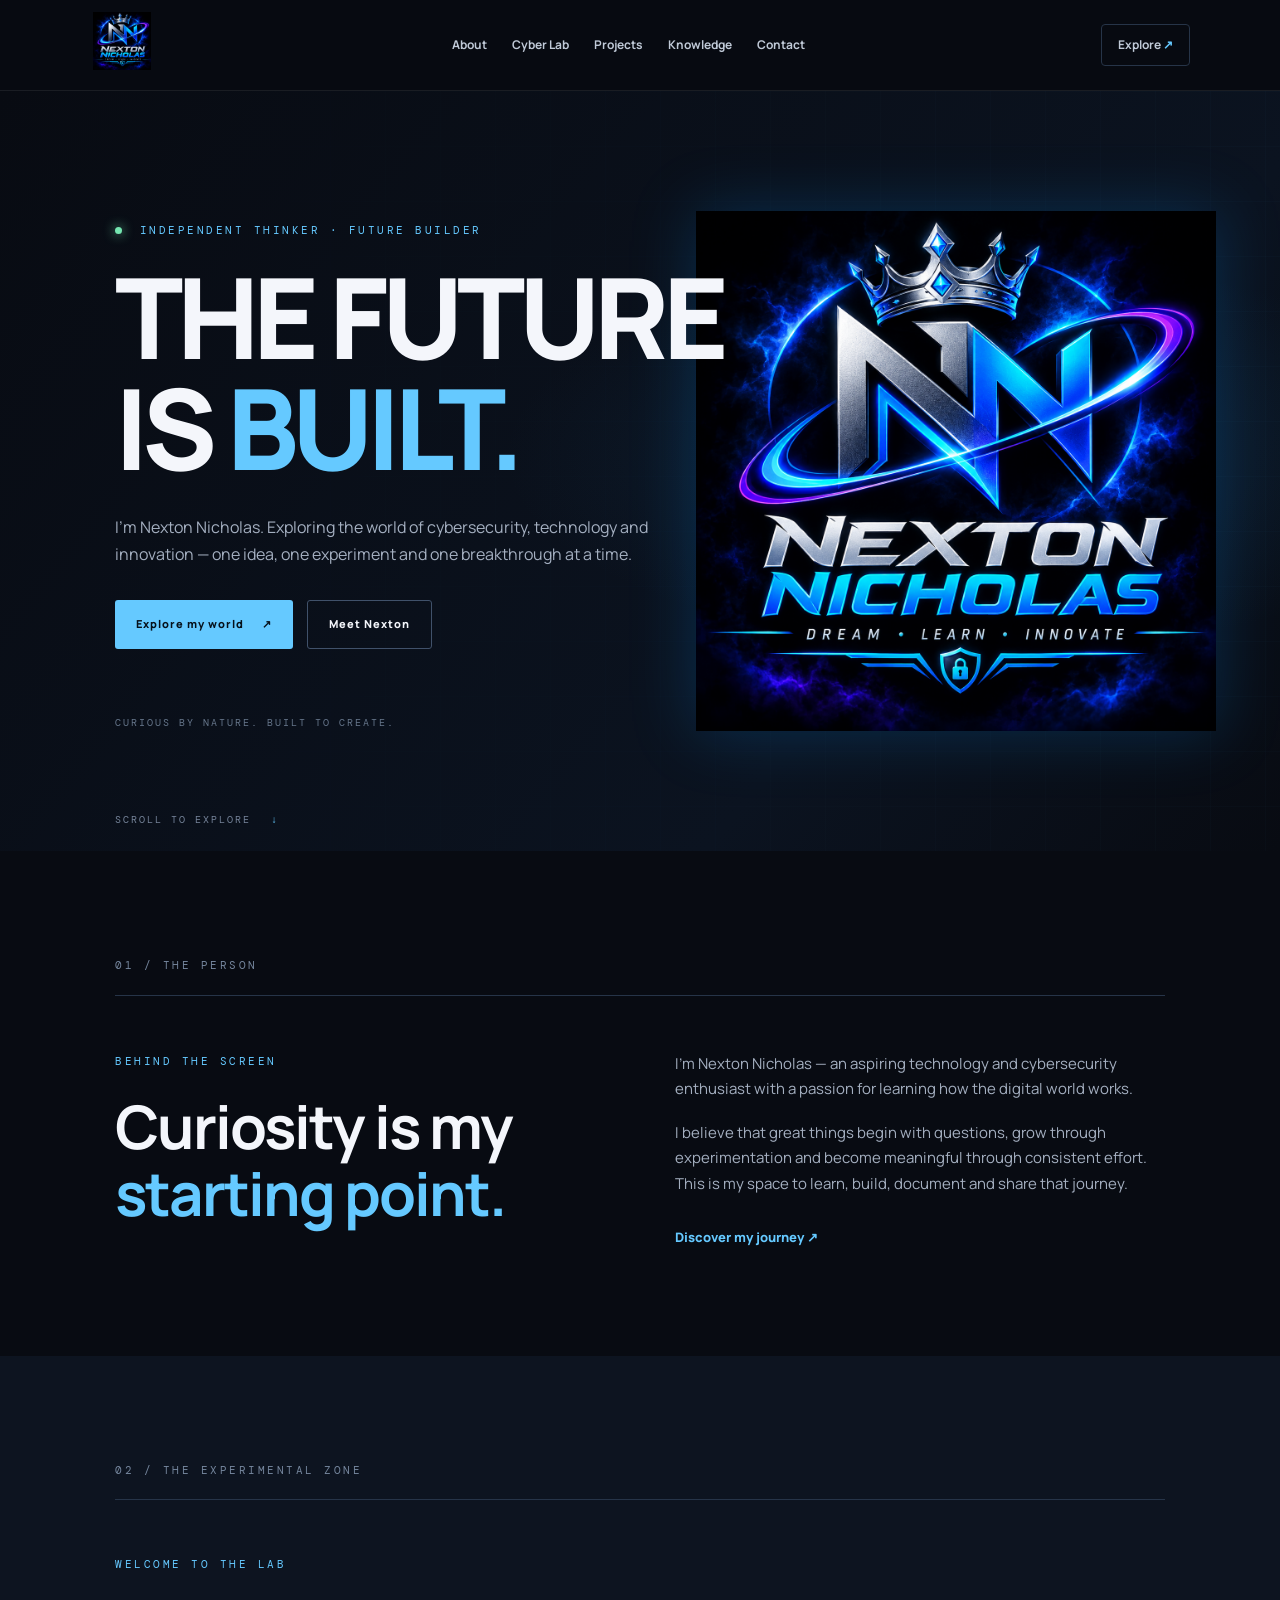
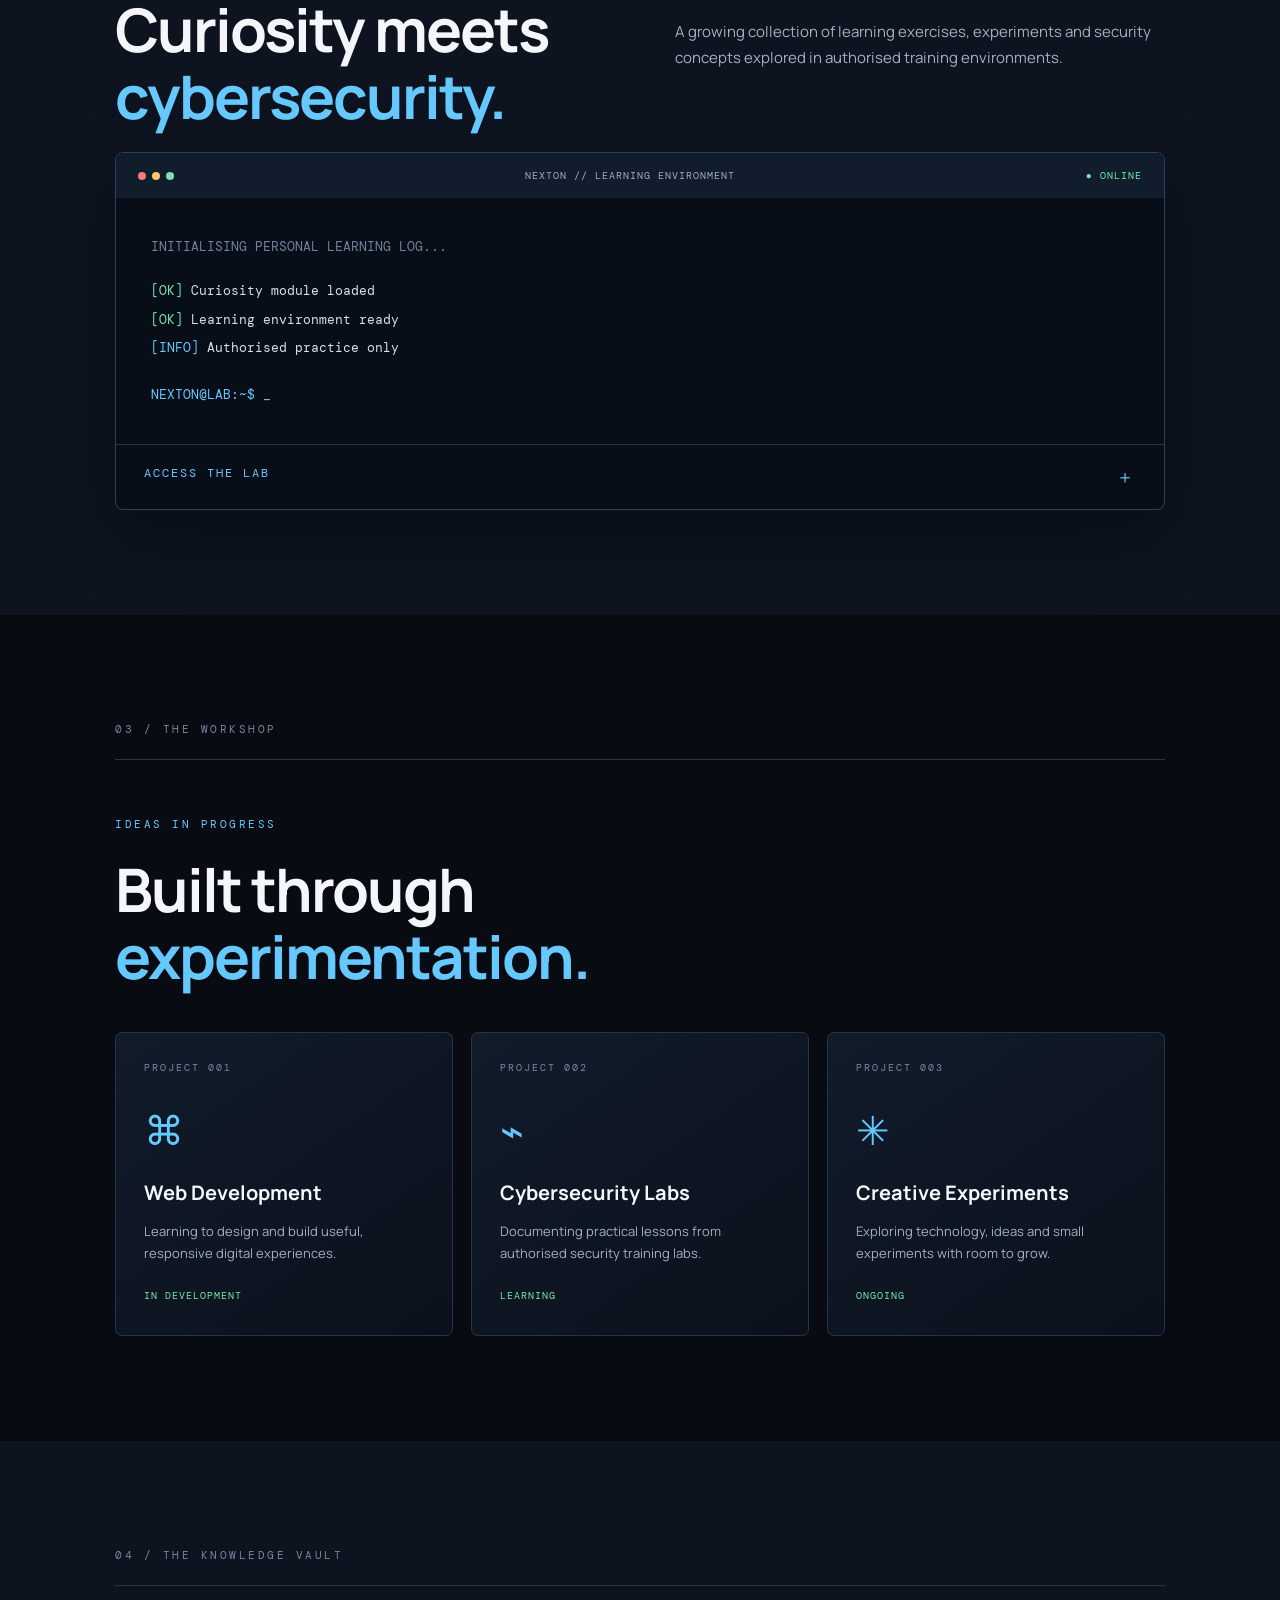
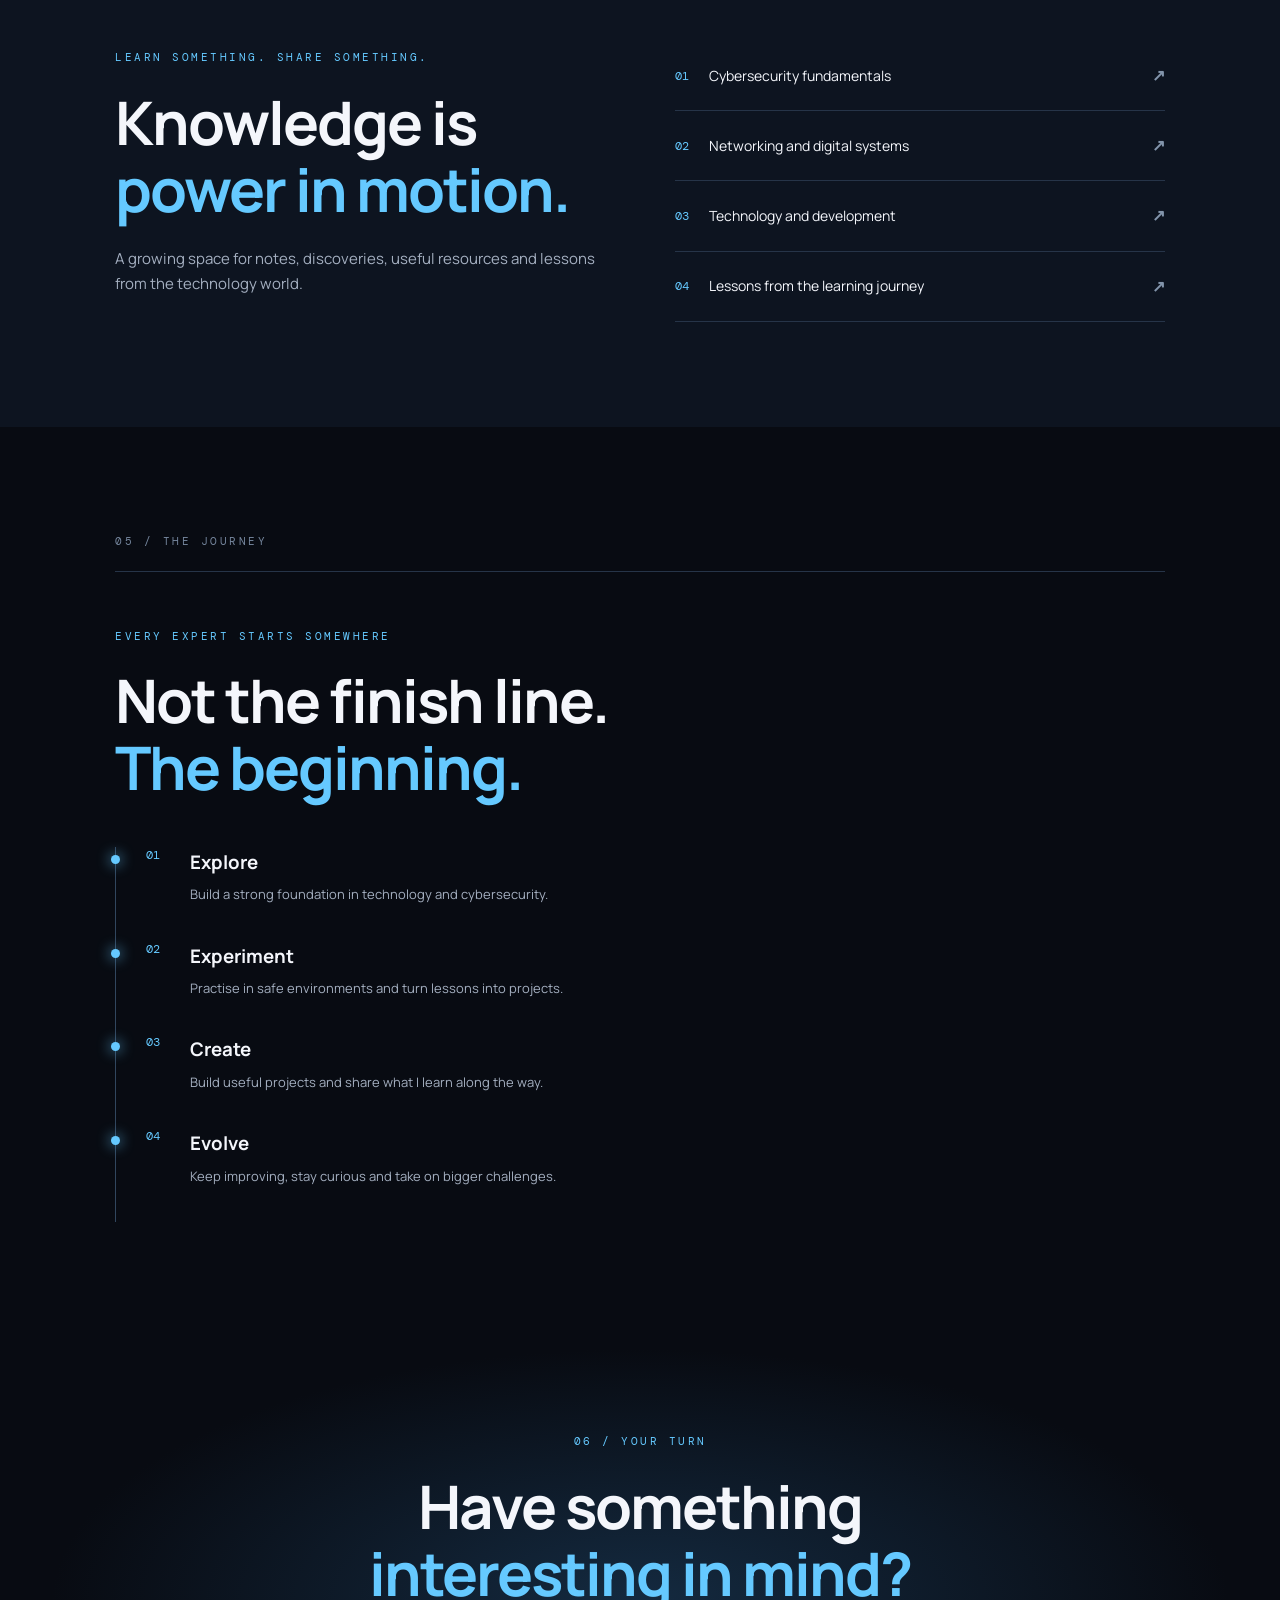
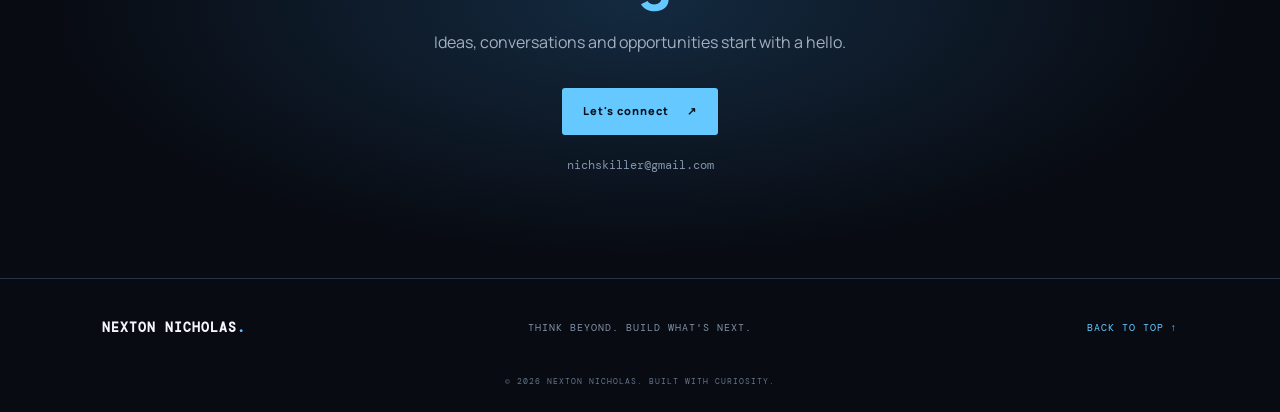
<file: index.html>
<!DOCTYPE html>
<html lang="en">
<head>
  <meta charset="UTF-8">
  <meta name="viewport" content="width=device-width, initial-scale=1.0">
  <meta name="theme-color" content="#080b12">
<meta name="description" content="Explore NEXTON NICHOLAS — cybersecurity, ethical hacking, technology projects, digital innovation and practical security learning. Discover ideas and solutions for a safer digital future.">
<title>NEXTON NICHOLAS | Technology, Cybersecurity & Digital Innovation</title>
  <link rel="stylesheet" href="style.css">
</head>
<body>

<header class="topbar">
  <a class="logo" href="#home" aria-label="Nexton Nicholas home">
    <img src="nexton-logo.png" alt="Nexton Nicholas logo">
  </a>
  <nav>
    <a href="#about">About</a>
    <a href="#lab">Cyber Lab</a>
    <a href="#projects">Projects</a>
    <a href="#vault">Knowledge</a>
    <a href="#contact">Contact</a>
  </nav>
  <a class="top-cta" href="#lab">Explore <span>↗</span></a>
</header>

<main>
  <section class="hero" id="home">
    <div class="hero-grid"></div>
    <div class="hero-content">
      <p class="eyebrow"><span class="live-dot"></span> INDEPENDENT THINKER · FUTURE BUILDER</p>
      <h1>THE FUTURE<br>IS <span>BUILT.</span></h1>
      <p class="hero-subtitle">
        I'm Nexton Nicholas. Exploring the world of cybersecurity,
        technology and innovation — one idea, one experiment and one
        breakthrough at a time.
      </p>
      <div class="hero-actions">
        <a class="button primary" href="#projects">Explore my world <span>↗</span></a>
        <a class="button secondary" href="#about">Meet Nexton</a>
      </div>
      <div class="hero-footnote">CURIOUS BY NATURE. BUILT TO CREATE.</div>
    </div>
    <div class="hero-art">
      <img src="nexton-logo.png" alt="Nexton Nicholas crowned NN logo">
    </div>
    <a class="scroll-cue" href="#about">SCROLL TO EXPLORE <span>↓</span></a>
  </section>

  <section class="intro-section section" id="about">
    <div class="section-tag">01 / THE PERSON</div>
    <div class="intro-layout">
      <div>
        <p class="eyebrow">BEHIND THE SCREEN</p>
        <h2>Curiosity is my<br><span>starting point.</span></h2>
      </div>
      <div class="intro-copy">
        <p>
          I'm Nexton Nicholas — an aspiring technology and cybersecurity
          enthusiast with a passion for learning how the digital world works.
        </p>
        <p>
          I believe that great things begin with questions, grow through
          experimentation and become meaningful through consistent effort.
          This is my space to learn, build, document and share that journey.
        </p>
        <a class="text-link" href="#journey">Discover my journey ↗</a>
      </div>
    </div>
  </section>

  <section class="lab-section section" id="lab">
    <div class="section-tag">02 / THE EXPERIMENTAL ZONE</div>
    <div class="section-heading">
      <div>
        <p class="eyebrow">WELCOME TO THE LAB</p>
        <h2>Curiosity meets<br><span>cybersecurity.</span></h2>
      </div>
      <p class="section-description">
        A growing collection of learning exercises, experiments and
        security concepts explored in authorised training environments.
      </p>
    </div>

    <div class="lab-console">
      <div class="console-top">
        <div class="console-lights"><i></i><i></i><i></i></div>
        <span>NEXTON // LEARNING ENVIRONMENT</span>
        <span class="console-status">● ONLINE</span>
      </div>
      <div class="console-body">
        <p class="console-muted">INITIALISING PERSONAL LEARNING LOG...</p>
        <p><span class="terminal-green">[OK]</span> Curiosity module loaded</p>
        <p><span class="terminal-green">[OK]</span> Learning environment ready</p>
        <p><span class="terminal-blue">[INFO]</span> Authorised practice only</p>
        <p class="terminal-prompt">NEXTON@LAB:~$ <span class="cursor">_</span></p>
      </div>
      <details class="lab-access">
        <summary>ACCESS THE LAB <span>＋</span></summary>
        <div class="lab-unlocked">
          <h3>Welcome to the learning zone.</h3>
          <p>Explore the areas I'm currently developing:</p>
          <div class="lab-links">
            <a href="#projects">01 — Practical projects ↗</a>
            <a href="#vault">02 — Security knowledge ↗</a>
            <a href="#journey">03 — Learning journey ↗</a>
          </div>
          <p class="small-note">All practical security work is limited to systems and labs where permission has been granted.</p>
        </div>
      </details>
    </div>
  </section>

  <section class="projects-section section" id="projects">
    <div class="section-tag">03 / THE WORKSHOP</div>
    <p class="eyebrow">IDEAS IN PROGRESS</p>
    <h2>Built through<br><span>experimentation.</span></h2>
    <div class="project-grid">
      <article class="project-card">
        <div class="project-number">PROJECT 001</div>
        <div class="project-symbol">⌘</div>
        <h3>Web Development</h3>
        <p>Learning to design and build useful, responsive digital experiences.</p>
        <span class="project-status">IN DEVELOPMENT</span>
      </article>
      <article class="project-card">
        <div class="project-number">PROJECT 002</div>
        <div class="project-symbol">⌁</div>
        <h3>Cybersecurity Labs</h3>
        <p>Documenting practical lessons from authorised security training labs.</p>
        <span class="project-status">LEARNING</span>
      </article>
      <article class="project-card">
        <div class="project-number">PROJECT 003</div>
        <div class="project-symbol">✳</div>
        <h3>Creative Experiments</h3>
        <p>Exploring technology, ideas and small experiments with room to grow.</p>
        <span class="project-status">ONGOING</span>
      </article>
    </div>
  </section>

  <section class="vault-section section" id="vault">
    <div class="section-tag">04 / THE KNOWLEDGE VAULT</div>
    <div class="vault-layout">
      <div>
        <p class="eyebrow">LEARN SOMETHING. SHARE SOMETHING.</p>
        <h2>Knowledge is<br><span>power in motion.</span></h2>
        <p class="section-description">
          A growing space for notes, discoveries, useful resources and
          lessons from the technology world.
        </p>
      </div>
      <div class="vault-list">
        <div><span>01</span><p>Cybersecurity fundamentals</p><b>↗</b></div>
        <div><span>02</span><p>Networking and digital systems</p><b>↗</b></div>
        <div><span>03</span><p>Technology and development</p><b>↗</b></div>
        <div><span>04</span><p>Lessons from the learning journey</p><b>↗</b></div>
      </div>
    </div>
  </section>

  <section class="journey-section section" id="journey">
    <div class="section-tag">05 / THE JOURNEY</div>
    <p class="eyebrow">EVERY EXPERT STARTS SOMEWHERE</p>
    <h2>Not the finish line.<br><span>The beginning.</span></h2>
    <div class="timeline">
      <div class="timeline-item">
        <span>01</span><div><h3>Explore</h3><p>Build a strong foundation in technology and cybersecurity.</p></div>
      </div>
      <div class="timeline-item">
        <span>02</span><div><h3>Experiment</h3><p>Practise in safe environments and turn lessons into projects.</p></div>
      </div>
      <div class="timeline-item">
        <span>03</span><div><h3>Create</h3><p>Build useful projects and share what I learn along the way.</p></div>
      </div>
      <div class="timeline-item">
        <span>04</span><div><h3>Evolve</h3><p>Keep improving, stay curious and take on bigger challenges.</p></div>
      </div>
    </div>
  </section>

  <section class="contact-section section" id="contact">
    <div class="contact-glow"></div>
    <p class="eyebrow">06 / YOUR TURN</p>
    <h2>Have something<br><span>interesting in mind?</span></h2>
    <p>Ideas, conversations and opportunities start with a hello.</p>
    <a class="button primary" href="mailto:nichskiller@gmail.com">Let's connect <span>↗</span></a>
    <p class="email-address">nichskiller@gmail.com</p>
  </section>
</main>

<footer>
  <a href="#home" class="footer-brand">NEXTON NICHOLAS<span>.</span></a>
  <p>THINK BEYOND. BUILD WHAT'S NEXT.</p>
  <a href="#home" class="back-top">BACK TO TOP ↑</a>
  <small>© 2026 NEXTON NICHOLAS. BUILT WITH CURIOSITY.</small>
</footer>

</body>
</html>
</file>
<file: style.css>
@import url('https://fonts.googleapis.com/css2?family=DM+Mono:wght@400;500&family=Manrope:wght@400;500;600;700;800&display=swap');

:root {
  --bg: #080b12;
  --panel: #101725;
  --text: #f4f6fb;
  --muted: #a4afc0;
  --blue: #65c9ff;
  --line: #263448;
  --green: #75e6b0;
}

* {
  margin: 0;
  padding: 0;
  box-sizing: border-box;
}

html { scroll-behavior: smooth; }

body {
  background: var(--bg);
  color: var(--text);
  font-family: 'Manrope', Arial, sans-serif;
  line-height: 1.7;
}

a { color: inherit; text-decoration: none; }

.topbar {
  min-height: 84px;
  padding: 12px 7%;
  display: flex;
  justify-content: space-between;
  align-items: center;
  gap: 25px;
  border-bottom: 1px solid rgba(255,255,255,.08);
  background: rgba(8,11,18,.94);
  position: sticky;
  top: 0;
  z-index: 10;
  backdrop-filter: blur(14px);
}

.logo img {
  width: 65px;
  height: 58px;
  object-fit: contain;
}

nav { display: flex; gap: 25px; }

nav a, .top-cta {
  color: #c0cad8;
  font-size: 12px;
  font-weight: 700;
  transition: color .2s;
}

nav a:hover, .top-cta:hover { color: var(--blue); }

.top-cta {
  border: 1px solid var(--line);
  padding: 10px 16px;
  border-radius: 4px;
}

.top-cta span { color: var(--blue); }

.hero {
  min-height: 760px;
  padding: 110px 9% 100px;
  position: relative;
  display: flex;
  align-items: center;
  overflow: hidden;
  background:
    radial-gradient(ellipse at 78% 48%, rgba(28,91,140,.22), transparent 35%),
    linear-gradient(130deg, #080b12, #0b1320 70%, #080b12);
}

.hero-grid {
  position: absolute;
  inset: 0;
  opacity: .12;
  background-image:
    linear-gradient(rgba(101,201,255,.15) 1px, transparent 1px),
    linear-gradient(90deg, rgba(101,201,255,.15) 1px, transparent 1px);
  background-size: 55px 55px;
  mask-image: linear-gradient(to right, transparent, black);
}

.hero-content { position: relative; z-index: 2; max-width: 680px; }

.eyebrow, .section-tag {
  font-family: 'DM Mono', monospace;
  color: var(--blue);
  font-size: 11px;
  letter-spacing: 2.5px;
  margin-bottom: 22px;
}

.live-dot {
  display: inline-block;
  width: 7px;
  height: 7px;
  margin-right: 8px;
  border-radius: 50%;
  background: var(--green);
  box-shadow: 0 0 12px var(--green);
}

h1 {
  font-size: clamp(62px, 9vw, 112px);
  line-height: .99;
  letter-spacing: -6px;
  font-weight: 800;
  margin-bottom: 30px;
}

h1 span, h2 span { color: var(--blue); }

.hero-subtitle {
  max-width: 550px;
  color: var(--muted);
  font-size: 16px;
}

.hero-actions { display: flex; gap: 14px; flex-wrap: wrap; }

.button {
  display: inline-flex;
  align-items: center;
  gap: 18px;
  margin-top: 32px;
  padding: 14px 21px;
  font-size: 11px;
  font-weight: 800;
  letter-spacing: 1px;
  border-radius: 3px;
  transition: .2s;
}

.button.primary {
  color: #06111b;
  background: var(--blue);
}

.button.primary:hover {
  background: #b1e6ff;
  transform: translateY(-3px);
}

.button.secondary {
  border: 1px solid #40516a;
  color: var(--text);
}

.button.secondary:hover { border-color: var(--blue); }

.hero-footnote {
  font-family: 'DM Mono', monospace;
  color: #66768b;
  font-size: 10px;
  letter-spacing: 2px;
  margin-top: 65px;
}

.hero-art {
  width: min(43vw, 520px);
  position: absolute;
  right: 5%;
  top: 50%;
  transform: translateY(-50%);
  z-index: 1;
  display: grid;
  place-items: center;
  filter: drop-shadow(0 0 32px rgba(0, 145, 255, .22));
}

.hero-art img {
  display: block;
  width: 100%;
  height: auto;
  object-fit: contain;
}

.orbit {
  position: absolute;
  width: 100%;
  height: 100%;
  border: 1px solid rgba(101,201,255,.25);
  border-radius: 50%;
}

.orbit-one { transform: rotateX(65deg) rotate(-25deg); }
.orbit-two {
  width: 75%;
  height: 115%;
  transform: rotate(55deg);
  border-color: rgba(151,120,255,.28);
}

.orbit-core {
  width: 145px;
  height: 145px;
  display: grid;
  place-items: center;
  border: 1px solid rgba(101,201,255,.5);
  border-radius: 50%;
  background: radial-gradient(circle, #193a57, #0b1422 70%);
  box-shadow: 0 0 65px rgba(101,201,255,.17);
  color: var(--blue);
  font-size: 52px;
  font-weight: 800;
  letter-spacing: -5px;
}

.orbit-label {
  position: absolute;
  color: #a6cce4;
  font: 10px 'DM Mono', monospace;
  letter-spacing: 2px;
}

.label-one { top: 12%; left: 8%; }
.label-two { right: -4%; top: 48%; }
.label-three { bottom: 10%; left: 18%; }

.scroll-cue {
  position: absolute;
  bottom: 25px;
  left: 9%;
  color: #758399;
  font: 10px 'DM Mono', monospace;
  letter-spacing: 2px;
}

.scroll-cue span { color: var(--blue); margin-left: 12px; }

.section { padding: 105px 9%; }

.section-tag {
  padding-bottom: 20px;
  border-bottom: 1px solid var(--line);
  color: #75869d;
  margin-bottom: 55px;
}

.intro-layout, .section-heading, .vault-layout {
  display: grid;
  grid-template-columns: 1fr 1fr;
  gap: 70px;
  align-items: center;
}

h2 {
  font-size: clamp(38px, 5vw, 60px);
  line-height: 1.12;
  letter-spacing: -2px;
  margin-bottom: 22px;
}

.intro-copy p, .section-description {
  color: var(--muted);
  font-size: 15px;
  margin-bottom: 18px;
}

.text-link {
  display: inline-block;
  margin-top: 12px;
  color: var(--blue);
  font-size: 13px;
  font-weight: 800;
}

.lab-section, .vault-section { background: #0d1420; }

.lab-console {
  border: 1px solid #2a4059;
  border-radius: 8px;
  overflow: hidden;
  background: #080e18;
  box-shadow: 0 25px 70px rgba(0,0,0,.3);
}

.console-top {
  padding: 16px 22px;
  background: #111d2c;
  display: flex;
  justify-content: space-between;
  align-items: center;
  gap: 15px;
  font: 10px 'DM Mono', monospace;
  letter-spacing: 1px;
  color: #9caec2;
}

.console-lights { display: flex; gap: 6px; }
.console-lights i {
  width: 8px;
  height: 8px;
  border-radius: 50%;
  background: #50627a;
}

.console-lights i:first-child { background: #ff7777; }
.console-lights i:nth-child(2) { background: #ffc66d; }
.console-lights i:nth-child(3) { background: #75e6b0; }

.console-status { color: var(--green); }

.console-body {
  padding: 35px;
  font: 13px/2.2 'DM Mono', monospace;
  color: #d5dfeb;
}

.console-muted { color: #70839b; margin-bottom: 15px; }
.terminal-green { color: var(--green); }
.terminal-blue { color: var(--blue); }
.terminal-prompt { margin-top: 18px; color: var(--blue); }
.cursor { animation: blink 1s steps(2) infinite; }

@keyframes blink { 50% { opacity: 0; } }

.lab-access {
  border-top: 1px solid #263448;
}

.lab-access summary {
  padding: 20px 28px;
  list-style: none;
  cursor: pointer;
  display: flex;
  justify-content: space-between;
  color: var(--blue);
  font: 12px 'DM Mono', monospace;
  letter-spacing: 2px;
}

.lab-access summary::-webkit-details-marker { display: none; }
.lab-access summary span { font-size: 18px; }
.lab-access[open] summary span { transform: rotate(45deg); }

.lab-unlocked { padding: 10px 28px 30px; }
.lab-unlocked h3 { font-size: 22px; margin-bottom: 8px; }
.lab-unlocked p { color: var(--muted); font-size: 13px; }
.lab-links { display: grid; gap: 12px; margin: 22px 0; }
.lab-links a { color: var(--blue); font-size: 13px; }
.small-note { font-size: 11px !important; }

.projects-section { background: #080b12; }

.project-grid {
  display: grid;
  grid-template-columns: repeat(3, 1fr);
  gap: 18px;
  margin-top: 42px;
}

.project-card {
  min-height: 285px;
  padding: 28px;
  background: linear-gradient(145deg, #111b2a, #0b111c);
  border: 1px solid var(--line);
  border-radius: 7px;
  transition: .25s;
}

.project-card:hover {
  transform: translateY(-6px);
  border-color: var(--blue);
}

.project-number {
  color: #778aa3;
  font: 10px 'DM Mono', monospace;
  letter-spacing: 2px;
}

.project-symbol {
  font-size: 40px;
  color: var(--blue);
  margin: 22px 0 12px;
}

.project-card h3 { font-size: 20px; margin-bottom: 10px; }
.project-card p { color: var(--muted); font-size: 13px; }
.project-status {
  display: inline-block;
  margin-top: 25px;
  color: var(--green);
  font: 10px 'DM Mono', monospace;
  letter-spacing: 1px;
}

.vault-list > div {
  display: flex;
  align-items: center;
  gap: 20px;
  padding: 21px 0;
  border-bottom: 1px solid var(--line);
}

.vault-list span {
  color: var(--blue);
  font: 12px 'DM Mono', monospace;
}

.vault-list p { flex: 1; font-size: 14px; }
.vault-list b { color: #8294aa; }

.timeline {
  max-width: 750px;
  margin-top: 45px;
  border-left: 1px solid #31465e;
}

.timeline-item {
  display: flex;
  gap: 30px;
  padding: 0 0 35px 30px;
  position: relative;
}

.timeline-item:before {
  content: "";
  position: absolute;
  width: 9px;
  height: 9px;
  left: -5px;
  top: 8px;
  border-radius: 50%;
  background: var(--blue);
  box-shadow: 0 0 14px var(--blue);
}

.timeline-item > span {
  color: var(--blue);
  font: 12px 'DM Mono', monospace;
}

.timeline-item h3 { margin-bottom: 5px; }
.timeline-item p { color: var(--muted); font-size: 13px; }

.contact-section {
  text-align: center;
  position: relative;
  overflow: hidden;
  background: radial-gradient(ellipse at center, #142a40, #080b12 65%);
}

.contact-section h2 { position: relative; }
.contact-section > p:not(.eyebrow) { color: var(--muted); }
.contact-section .button { position: relative; }
.email-address {
  margin-top: 22px;
  font: 12px 'DM Mono', monospace;
  color: #8294aa !important;
}

footer {
  padding: 40px 8% 25px;
  display: grid;
  grid-template-columns: 1fr 1fr 1fr;
  align-items: center;
  gap: 20px;
  border-top: 1px solid var(--line);
  color: #8190a4;
  font: 10px 'DM Mono', monospace;
  letter-spacing: 1px;
}

.footer-brand {
  color: var(--text);
  font-weight: bold;
  font-size: 13px;
}

.footer-brand span { color: var(--blue); }
footer p { text-align: center; }
.back-top { text-align: right; color: var(--blue); }
footer small {
  grid-column: 1 / -1;
  text-align: center;
  margin-top: 20px;
  color: #65758b;
}

@media (max-width: 900px) {
  .hero-art { right: -70px; width: 48vw; opacity: .42; }
  .intro-layout, .section-heading, .vault-layout { grid-template-columns: 1fr; gap: 25px; }
  .project-grid { grid-template-columns: 1fr 1fr; }
}

@media (max-width: 650px) {
  .topbar { flex-wrap: wrap; justify-content: center; }
  nav { order: 3; width: 100%; justify-content: center; flex-wrap: wrap; gap: 15px; }
  .top-cta { display: none; }
  .hero { min-height: 680px; padding: 90px 7%; }
  .hero-art { right: -125px; width: 78vw; opacity: .18; }
  h1 { letter-spacing: -3px; }
  .hero-subtitle { font-size: 14px; }
  .section { padding: 75px 7%; }
  .project-grid { grid-template-columns: 1fr; }
  .console-top { flex-wrap: wrap; }
  .console-body { padding: 22px; font-size: 11px; }
  footer { grid-template-columns: 1fr; text-align: center; }
  footer p, .back-top { text-align: center; }
}
</file>
